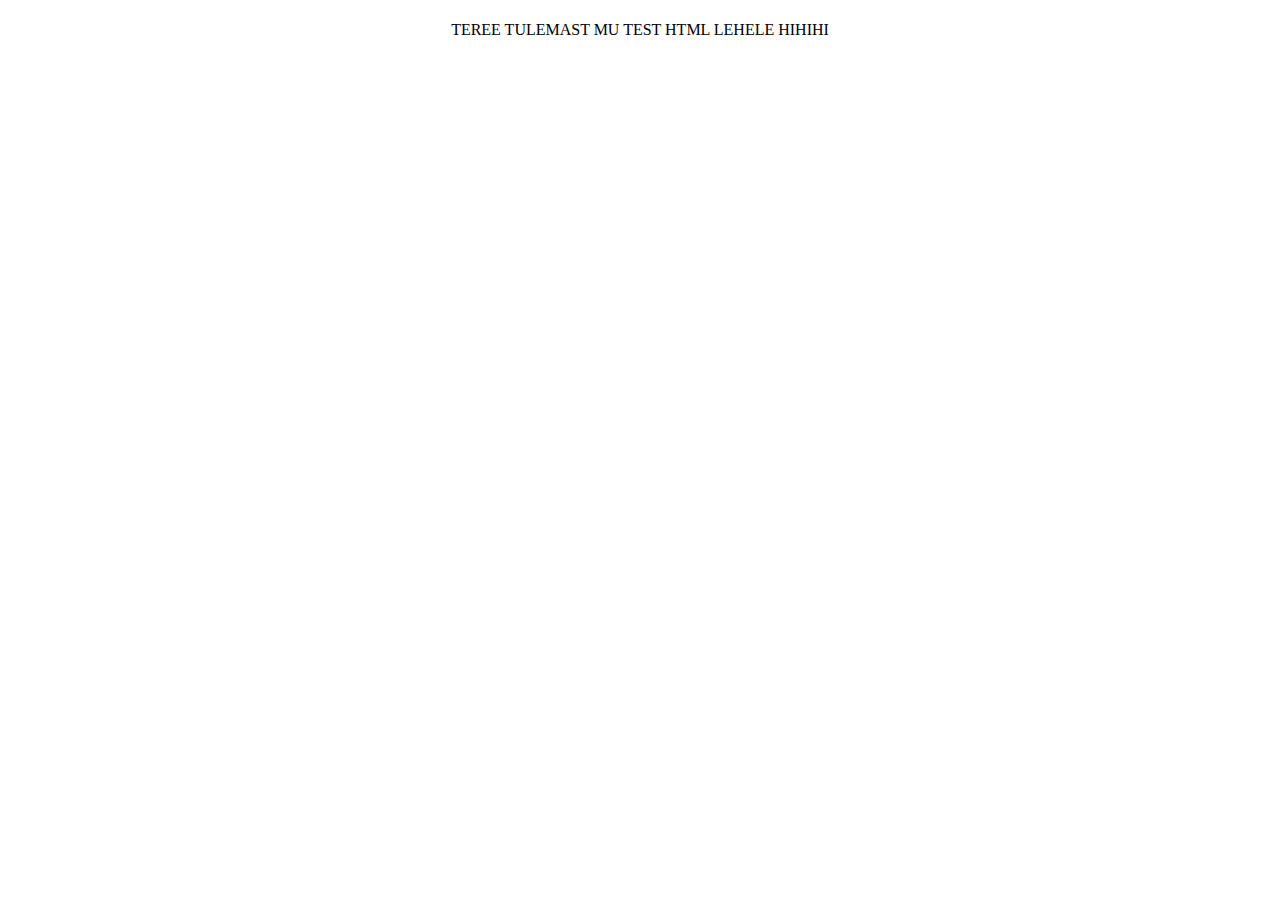
<file: index.html>
<!DOCTYPE html>
<html lang="en">
<head>
    <meta charset="UTF-8">
    <link rel="stylesheet" type="text/css" href="https://cdn.jsdelivr.net/npm/bootstrap@4.5.3/dist/css/bootstrap.min.css" integrity="sha384-TX8t27EcRE3e/ihU7zmQxVncDAy5uIKz4rEkgIXeMed4M0jlfIDPvg6uqKI2xXr2" crossorigin="anonymous">
	<meta name="viewport" content="width=device-width, initial-scale=1.0">
	<title>Siim Sink</title>
	<style>
		h1 {top-margin: 20%;}
		p {text-align: center;}
	</style>
</head>
<body>
	<h1></h1>
   <p>TEREE TULEMAST MU TEST HTML LEHELE HIHIHI</p>
</body>
</file>
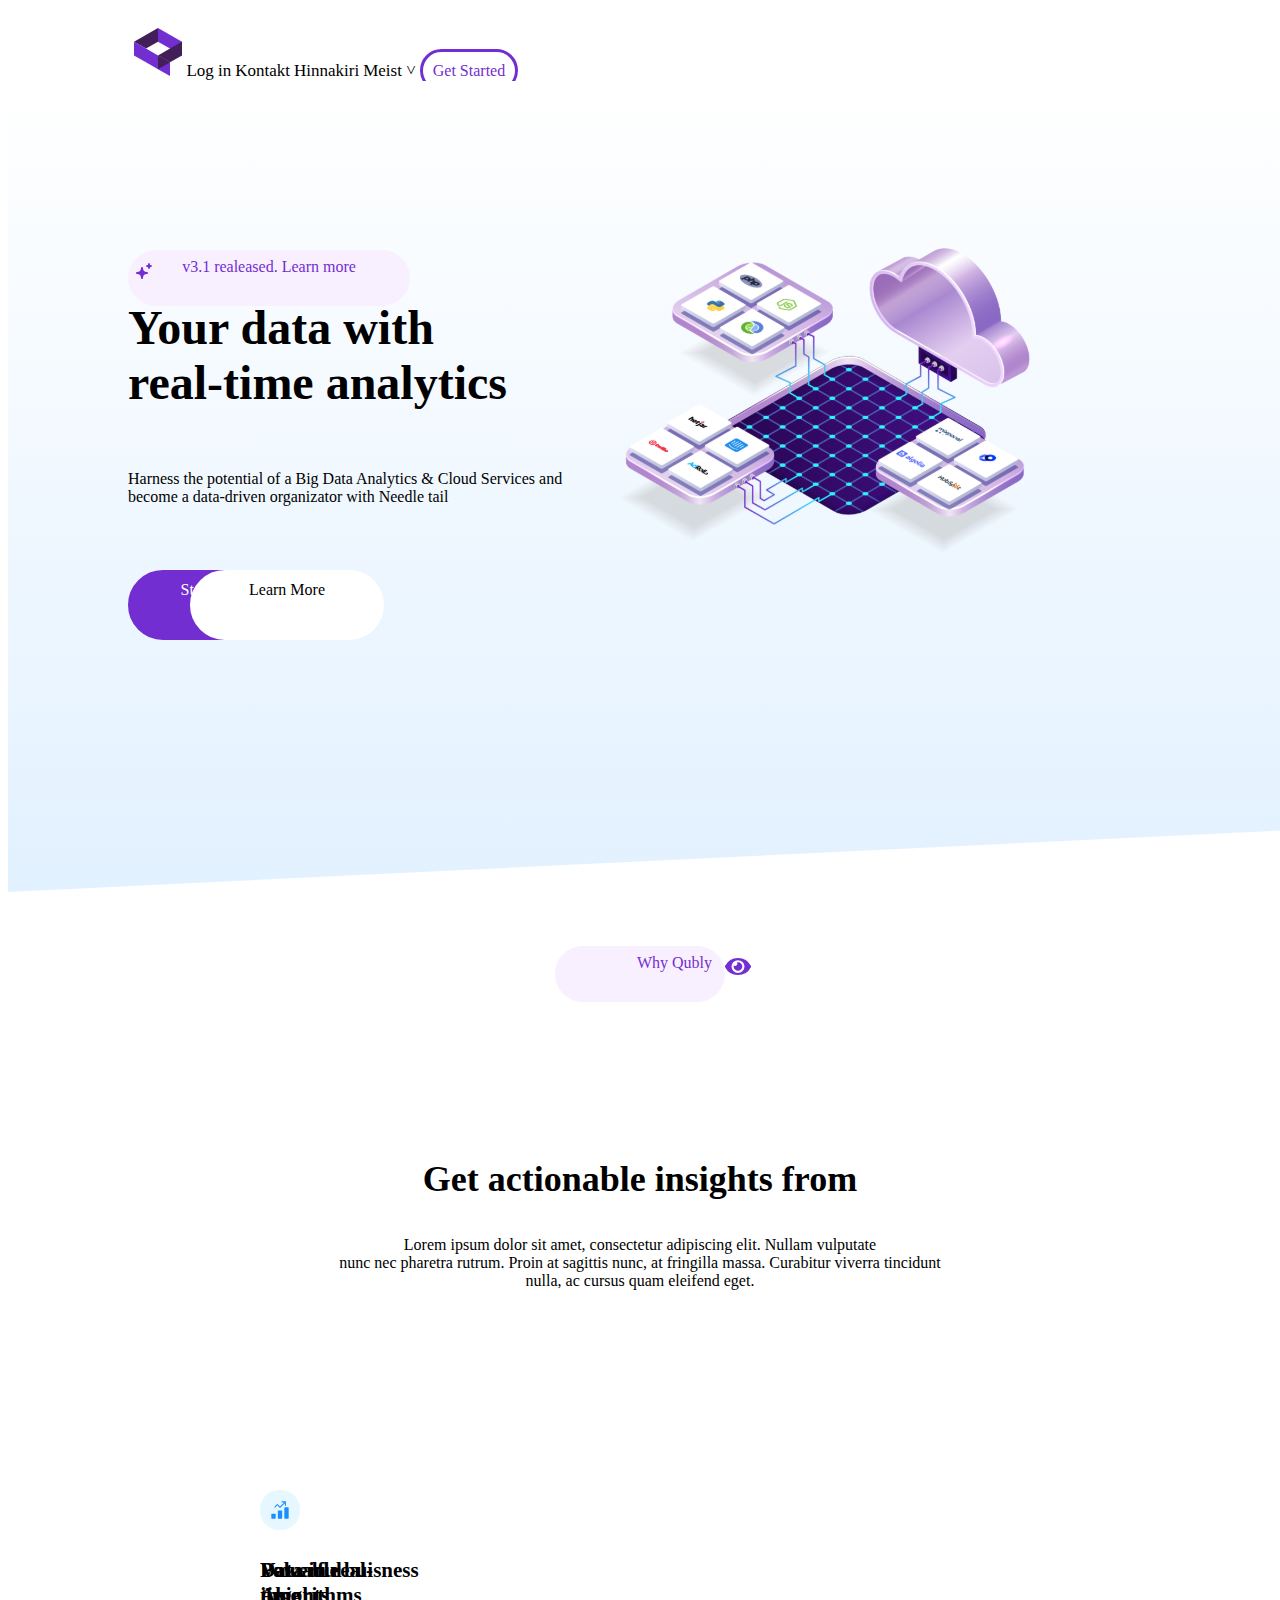
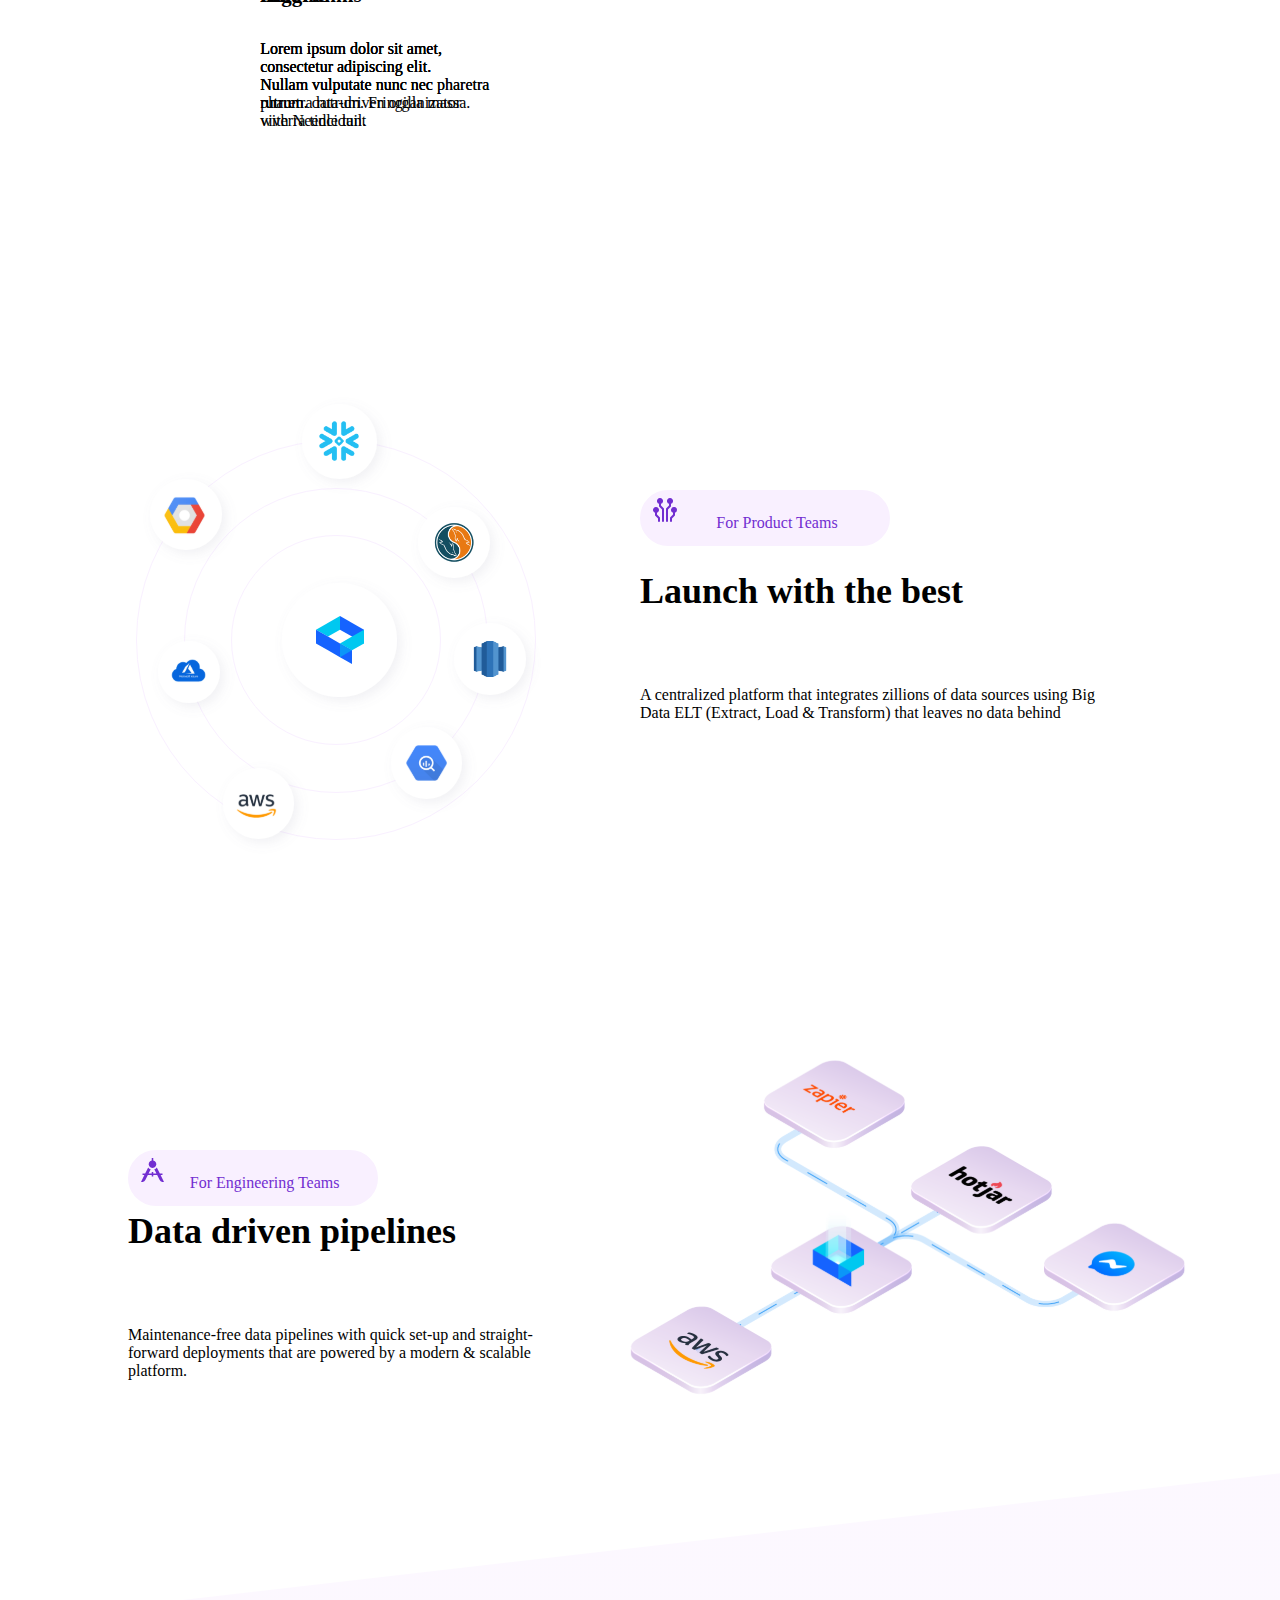
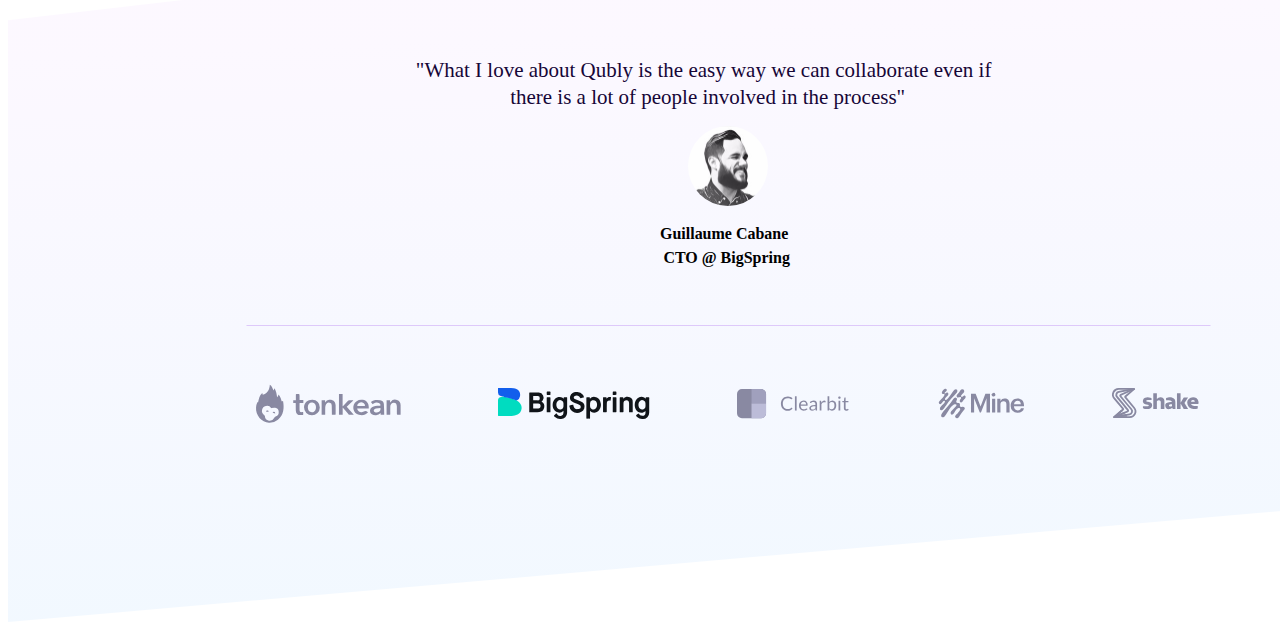
<file: ProX.html>
<!DOCTYPE html>
<html lang="en">
<head>
    <meta charset="UTF-8">
    <link rel="stylesheet" type="text/css" href="ProX.css"> 
    <link rel="stylesheet" type="text/css" href="https://cdn.jsdelivr.net/npm/bootstrap@4.5.3/dist/css/bootstrap.min.css" integrity="sha384-TX8t27EcRE3e/ihU7zmQxVncDAy5uIKz4rEkgIXeMed4M0jlfIDPvg6uqKI2xXr2" crossorigin="anonymous">
	<meta name="viewport" content="width=device-width, initial-scale=1.0">
	<title>SUUR</title>
</head>
<body>
    <div class="container-fluid navbar">
        <img src="svg/Logo1.svg" class="img-fluid">
        <a href="#log-in">Log in</a>
        <a href="#kontakt">Kontakt</a>
        <a href="hinnakiri">Hinnakiri</a>
        <a href="#meist">Meist ˅</a>  
        <text class="bor1" href="#get-started">Get Started</text>
    </div>
    <div id="container" class="container-fluid intro">
        <img src="svg/Taust.svg" class ="img-taust">
        <img src="svg/pilt1.svg" class="img-hea">
        <text class="star" href="#learn-more"> v3.1 realeased. <span>Learn more</span> </text>
        <img src="svg/star.svg" class="star1">
        <text class="real">Your data with <br> real-time analytics</text>
        <text class="lamp">Harness the potential of a Big Data Analytics & Cloud Services and <br> become a data-driven organizator with Needle tail</text>
        <text class="trial" href="#Free-Trial">Start free trial</text>
        <text class="Learn" href="#learn-more">Learn More</text>
    </div>
    <div class="alus" style="width: 100%; text-align: center;">
        <text class="why">Why Qubly</text>
        <img src="svg/silm.svg" class="Why1">
        <div class="get">
            <p>Get actionable insights from</p>
        </div>
        <text class="lorem1">Lorem ipsum dolor sit amet, consectetur adipiscing elit. Nullam vulputate<br> nunc nec pharetra rutrum. Proin at sagittis nunc, at fringilla massa. Curabitur viverra tincidunt<br> nulla, ac cursus quam eleifend eget.</text>
    </div>
    <div class="row">
        <div class="column1">
            <img src="svg/column1.svg" class="col1">
            <text class="pealk1">Data in real-<br>time</text>
            <text class="suva1">Lorem ipsum dolor sit amet,<br> consectetur adipiscing elit.<br>Nullam vulputate nunc nec pharetra <br>rutrum.</text>
        </div>
        <div class="column2">
            <img src="svg/column2.svg" class="col2">
            <text class="pealk2">Powerful<br>Algorithms</text>
            <text class="suva2">Lorem ipsum dolor sit amet,<br> consectetur adipiscing elit.<br>Nullam vulputate nunc nec <br> pharetra rutrum. Fringilla massa.<br> viverra tincidunt</text>
        </div>
        <div class="column3">
            <img src="svg/column3.svg" class="col3">
            <text class="pealk3">Valuable buisness<br>insights</text>
            <text class="suva3">Lorem ipsum dolor sit amet,<br> consectetur adipiscing elit.<br>Nullam vulputate nunc nec pharetra <br>rutrum. data-driven organizator<br> with Needle tail.</text>
        </div>
    </div>
    <div class="launch">
        <img src="svg/Group 32.svg" class="ring1">
        <img src="svg/Group.svg" class="ring">
        <div class="vigur">
            <img src="svg/vigur.svg" class="vigur1">
            <p>For Product Teams</p>
        </div>
        <text class="lau">Launch with the best</text>
        <div class="lamp111">
            <p>A centralized platform that integrates zillions of data sources using Big<br> Data ELT (Extract, Load & Transform) that leaves no data behind</p>
        </div>
    </div>
    <div class="pipe">
        <img src="svg/pipe.svg" class="pipe1">
        <div class="pipee">
            <img src="svg/A.svg" class="pip1">
            <p>For Engineering Teams</p>
        </div>
        <text class="lau1">Data driven pipelines</text>
        <div class="lamp222">
            <p>Maintenance-free data pipelines with quick set-up and straight-<br> forward deployments that are powered by a modern & scalable<br> platform.</p>
        </div>
    </div>
    <img src="svg/test.svg">
</body>
</file>
<file: ProX.css>
.navbar {
    background-color: white;
    overflow: hidden;
}
  
.img-fluid {
    padding-top: 20px;
    padding-left: 10%;
}

.navbar a {
    color: #000000;
    text-align: center;
    padding-top: 14px;
    text-decoration: none;
    font-size: 17px;  
}

.navbar a.active {
    color: rgb(0, 0, 0);
}

.bor1 { 
    margin-top: 15px;
    width: 200px;
    height: 50px;
    border-style:solid;
    color:#722ED1;
    border-color:#722ED1;
    padding: 10px 10px;
    text-align: center;
    cursor: pointer;
    border-radius: 40px;
}

.bor1:hover{
    background-color: #000000;
}

.img-taust {
    position: relative;
    top: 0;
    left: 0;
}

.img-hea {
    position: absolute;
    top: 200px;
    right: 200px;
}

.star { 
    position: absolute;
    left: 10%;
    top: 250px;
    width: 256px;
    height: 40px;
    border-style:solid;
    color:#722ED1;
    border-color:#F9F0FF;
    background-color: #F9F0FF;
    padding: 5px 10px;
    text-align: center;
    text-decoration: none;
    display: inline-block;
    border-radius: 40px;
}

.star1{
    position: absolute;
    left: 10.6%;
    top: 263px;
}

.real {
    position: absolute;
    left: 10%;
    top: 300px;
    font-size: 48px;
    font-weight: bold;
}

.lamp {
    position: absolute;
    left: 10%;
    top: 470px;
}

.trial { 
    position: absolute;
    left: 10%;
    top: 570px;
    width: 168px;
    height: 48px;
    border-style:solid;
    color:#ffffff;
    border-color:#722ED1;
    background-color: #722ED1;
    padding: 8px 10px;
    text-align: center;
    text-decoration: none;
    display: inline-block;
    cursor: pointer;
    border-radius: 40px;
}

.Learn { 
    position: absolute;
    right: 70%;
    top: 570px;
    width: 168px;
    height: 48px;
    border-style:solid;
    color:#000000;
    border-color:#ffffff;
    background-color: #FFF;
    padding: 8px 10px;
    text-align: center;
    text-decoration: none;
    display: inline-block;
    cursor: pointer;
    border-radius: 40px;
}

.why {
    margin-top: 50px;
    width: 144px;
    height: 40px;
    border-style:solid;
    color:#722ED1;
    border-color:#F9F0FF;
    background-color: #F9F0FF;
    padding: 5px 10px;
    text-align: right;
    display: inline-block;
    border-radius: 40px;
}

.Why1 {
    position: absolute;
    padding-right: 60px;
    margin-top: 62px;
}

.get{
    padding-top: 120px;  
    font-size: 36px;
    font-weight: bold;
}

.lorem1 {
    padding-top: 230px;
}

.row {
    margin-top: 200px;
    margin-left: 50px;
}

.column1 {
    text-align: center;
    float: left;
    width: 33.3%;
}

.col1 {
    position: absolute;
}

.pealk1 {
    text-align: left;
    position: absolute;
    padding-top: 68px;
    font-size: 21px;
    font-weight: bold;
}

.suva1 {
    text-align: left;
    position: absolute;
    padding-top: 150px;
}

.column2 {
    text-align: center;
    float: middle;
    width: 33.3%;    
}

.col2 {
    position: absolute;
}

.pealk2 {
    text-align: left;
    position: absolute;
    padding-top: 68px;
    font-size: 21px;
    font-weight: bold;
}

.suva2 {
    text-align: left;
    position: absolute;
    padding-top: 150px;
}

.column3 {
    text-align: center;
    float: middle;
    width: 33.3%;
}

.col3 {
    position: absolute;
}

.pealk3 {
    text-align: left;
    position: absolute;
    padding-top: 68px;
    font-size: 21px;
    font-weight: bold;
}

.suva3 {
    text-align: left;
    position: absolute;
    padding-top: 150px;
}

.ring {
    width: 400;
    position: absolute;
    padding-left: 10%;
    padding-top: 500px;
}

.ring1 {
    width: 400;
    position: absolute;
    padding-left: 10%;
    padding-top: 550px;
}

.vigur { 
    position: absolute;
    left: 50%;
    margin-top: 600px;
    width: 224px;
    height: 40px;
    border-style:solid;
    color:#722ED1;
    border-color:#F9F0FF;
    background-color: #F9F0FF;
    padding: 5px 10px;
    text-align: center;
    text-decoration: none;
    display: inline-block;
    border-radius: 40px;
}

.vigur1 {
    float: left;
}

.lau{
    position: absolute;
    left: 50%;
    margin-top: 680px;  
    font-size: 36px;
    font-weight: bold;
}

.lamp111 {
    position: absolute;
    margin-top: 780px;
    left: 50%;
}

.pipe1 {
    padding-top: 1150px;
    padding-right: 3%;
    float: right;
} 

.pipee { 
    position: absolute;
    left: 10%;
    margin-top: 1260px;
    width: 224px;
    height: 40px;
    border-style:solid;
    color:#722ED1;
    border-color:#F9F0FF;
    background-color: #F9F0FF;
    padding: 5px 10px;
    text-align: center;
    text-decoration: none;
    display: inline-block;
    border-radius: 40px;
}

.pip1 {
    float: left;
}

.lau1{
    position: absolute;
    left: 10%;
    margin-top: 1320px;  
    font-size: 36px;
    font-weight: bold;
}

.lamp222 {
    position: absolute;
    margin-top: 1420px;
    left: 10%;
}
</file>
